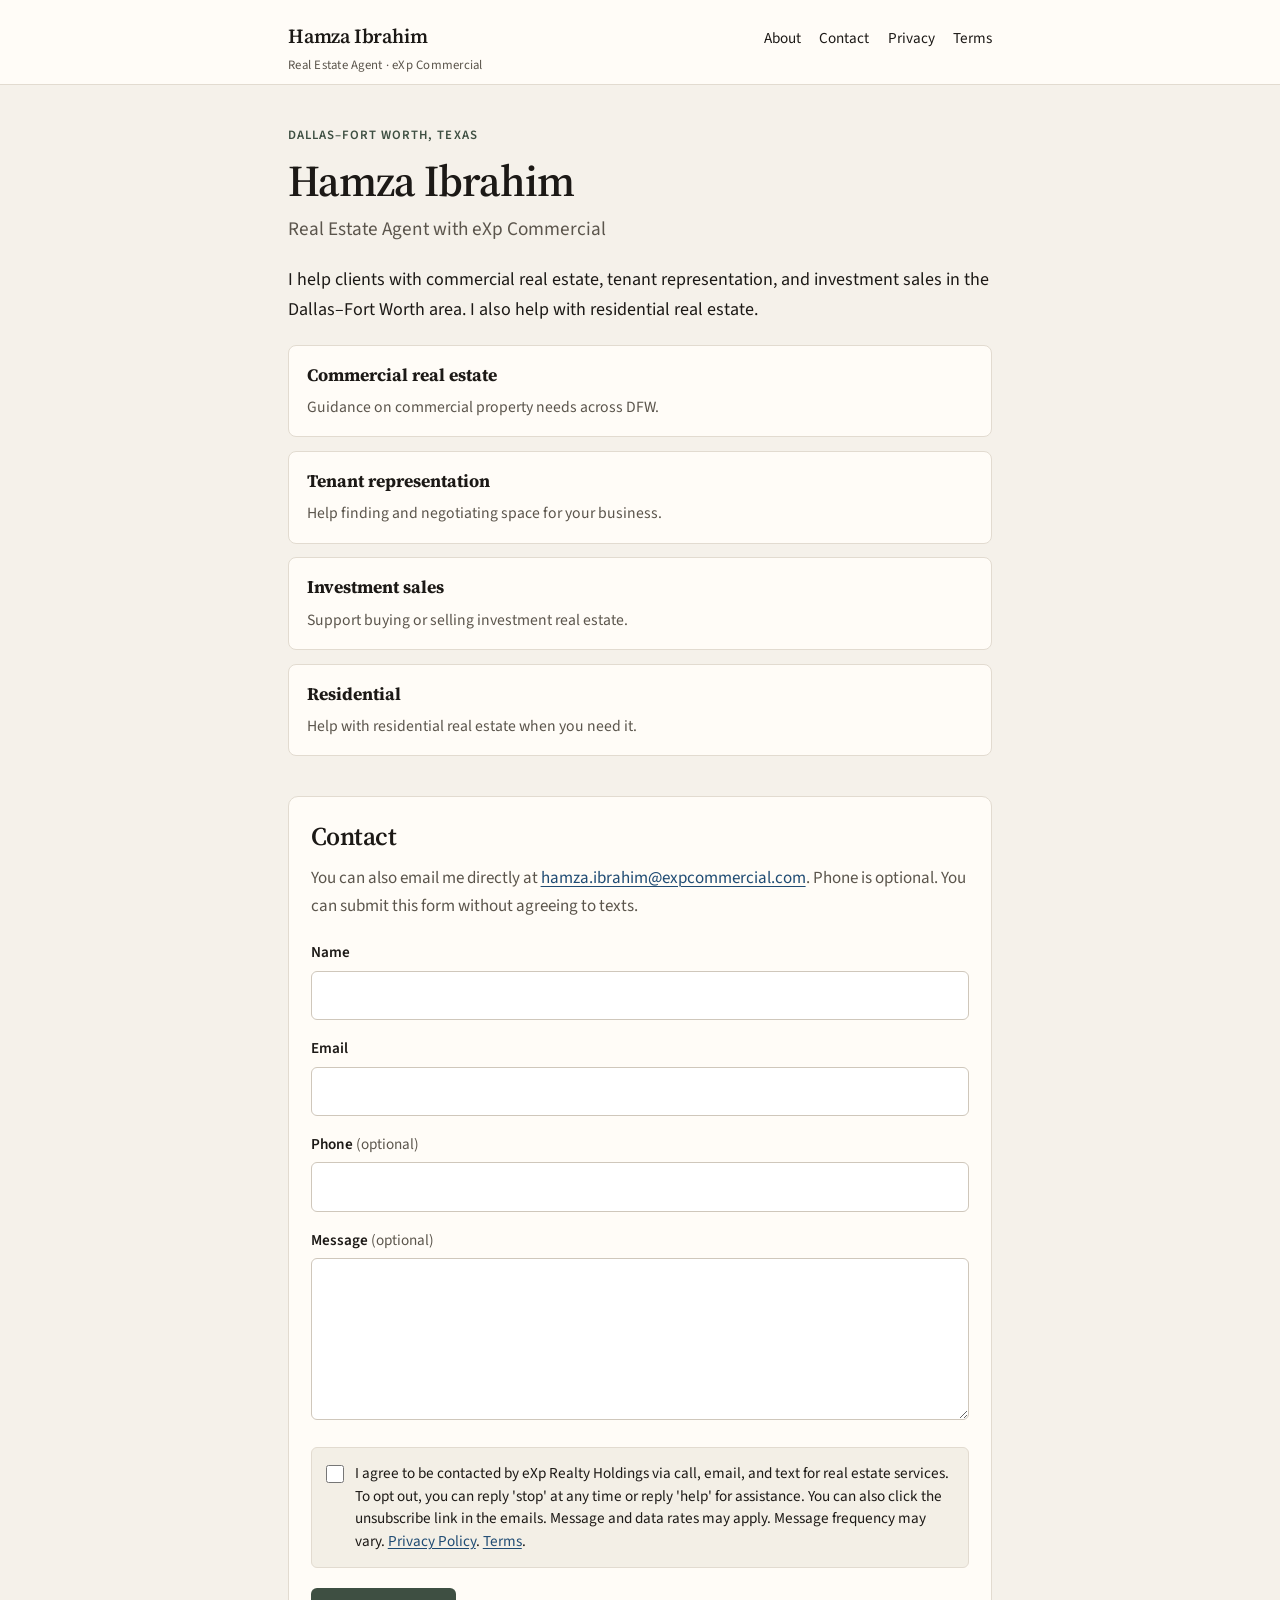
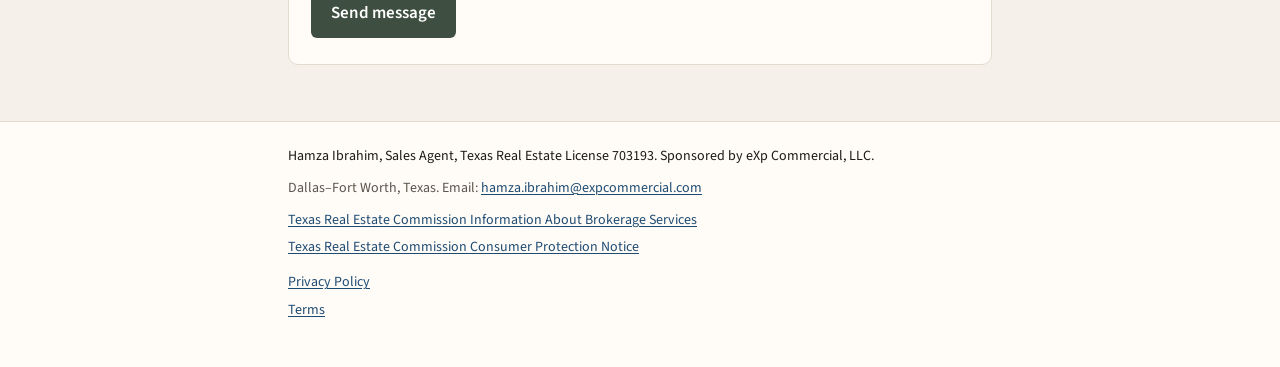
<file: index.html>
<!DOCTYPE html>
<html lang="en">
  <head>
    <meta charset="utf-8">
    <meta name="viewport" content="width=device-width, initial-scale=1">
    <title>Hamza Ibrahim | Real Estate Agent, eXp Commercial</title>
    <meta name="description" content="Hamza Ibrahim is a Texas real estate sales agent with eXp Commercial in the Dallas–Fort Worth area. Contact him for commercial real estate, tenant representation, investment sales, and residential help.">
    <link rel="preconnect" href="https://fonts.googleapis.com">
    <link rel="preconnect" href="https://fonts.gstatic.com" crossorigin>
    <link href="https://fonts.googleapis.com/css2?family=Source+Sans+3:ital,wght@0,400;0,600;1,400&family=Source+Serif+4:opsz,wght@8..60,600&display=swap" rel="stylesheet">
    <link rel="stylesheet" href="styles.css">
  </head>
  <body>
    <header class="site-header">
      <div class="wrap">
        <a class="brand" href="index.html">Hamza Ibrahim<span>Real Estate Agent · eXp Commercial</span></a>
        <nav aria-label="Primary">
          <a href="index.html#about">About</a>
          <a href="index.html#contact">Contact</a>
          <a href="privacy.html">Privacy</a>
          <a href="terms.html">Terms</a>
        </nav>
      </div>
    </header>
    <main>
      <section class="wrap" id="about">
        <p class="kicker">Dallas–Fort Worth, Texas</p>
        <h1>Hamza Ibrahim</h1>
        <p class="subhead">Real Estate Agent with eXp Commercial</p>
        <p class="lede">I help clients with commercial real estate, tenant representation, and investment sales in the Dallas–Fort Worth area. I also help with residential real estate.</p>
        <ul class="services">
          <li><strong>Commercial real estate</strong><span>Guidance on commercial property needs across DFW.</span></li>
          <li><strong>Tenant representation</strong><span>Help finding and negotiating space for your business.</span></li>
          <li><strong>Investment sales</strong><span>Support buying or selling investment real estate.</span></li>
          <li><strong>Residential</strong><span>Help with residential real estate when you need it.</span></li>
        </ul>
      </section>

      <section class="wrap" id="contact">
        <div class="contact-card">
          <h2>Contact</h2>
          <p class="direct-email">You can also email me directly at <a href="mailto:hamza.ibrahim@expcommercial.com">hamza.ibrahim@expcommercial.com</a>. Phone is optional. You can submit this form without agreeing to texts.</p>
          <form class="contact-form" action="https://formsubmit.co/hamza.ibrahim@expcommercial.com" method="POST">
            <input type="hidden" name="_subject" value="New website inquiry for Hamza Ibrahim">
            <input type="hidden" name="_template" value="table">
            <input type="hidden" name="_captcha" value="false">
            <input type="hidden" name="_next" value="https://rei-nationwide.github.io/hamza-ibrahim-realestate/thank-you.html">
            <div class="honey" aria-hidden="true">
              <label for="company_website">Leave blank</label>
              <input type="text" id="company_website" name="_honey" tabindex="-1" autocomplete="off">
            </div>

            <div class="form-row">
              <label class="field-label" for="name">Name</label>
              <input id="name" name="name" type="text" required autocomplete="name">
            </div>
            <div class="form-row">
              <label class="field-label" for="email">Email</label>
              <input id="email" name="email" type="email" required autocomplete="email">
            </div>
            <div class="form-row">
              <label class="field-label" for="phone">Phone <span class="optional">(optional)</span></label>
              <input id="phone" name="phone" type="tel" autocomplete="tel">
            </div>
            <div class="form-row">
              <label class="field-label" for="message">Message <span class="optional">(optional)</span></label>
              <textarea id="message" name="message" rows="5"></textarea>
            </div>

            <div class="consent">
              <input type="checkbox" id="sms_consent" name="sms_consent" value="Yes, I agree to be contacted by eXp Realty Holdings via call, email, and text">
              <label for="sms_consent">I agree to be contacted by eXp Realty Holdings via call, email, and text for real estate services. To opt out, you can reply 'stop' at any time or reply 'help' for assistance. You can also click the unsubscribe link in the emails. Message and data rates may apply. Message frequency may vary. <a href="privacy.html">Privacy Policy</a>. <a href="terms.html">Terms</a>.</label>
            </div>

            <button type="submit">Send message</button>
          </form>
        </div>
      </section>
    </main>
    <footer class="site-footer">
      <div class="wrap">
        <div>
          <p class="broker">Hamza Ibrahim, Sales Agent, Texas Real Estate License 703193. Sponsored by eXp Commercial, LLC.</p>
          <p>Dallas–Fort Worth, Texas. Email: <a href="mailto:hamza.ibrahim@expcommercial.com">hamza.ibrahim@expcommercial.com</a></p>
          <div class="trec-links">
            <a href="https://www.trec.texas.gov/forms/information-about-brokerage-services" target="_blank" rel="noopener noreferrer">Texas Real Estate Commission Information About Brokerage Services</a>
            <a href="https://www.trec.texas.gov/forms/consumer-protection-notice" target="_blank" rel="noopener noreferrer">Texas Real Estate Commission Consumer Protection Notice</a>
          </div>
          <nav class="legal-nav" aria-label="Legal">
            <a href="privacy.html">Privacy Policy</a>
            <a href="terms.html">Terms</a>
          </nav>
        </div>
      </div>
    </footer>
  </body>
</html>
</file>
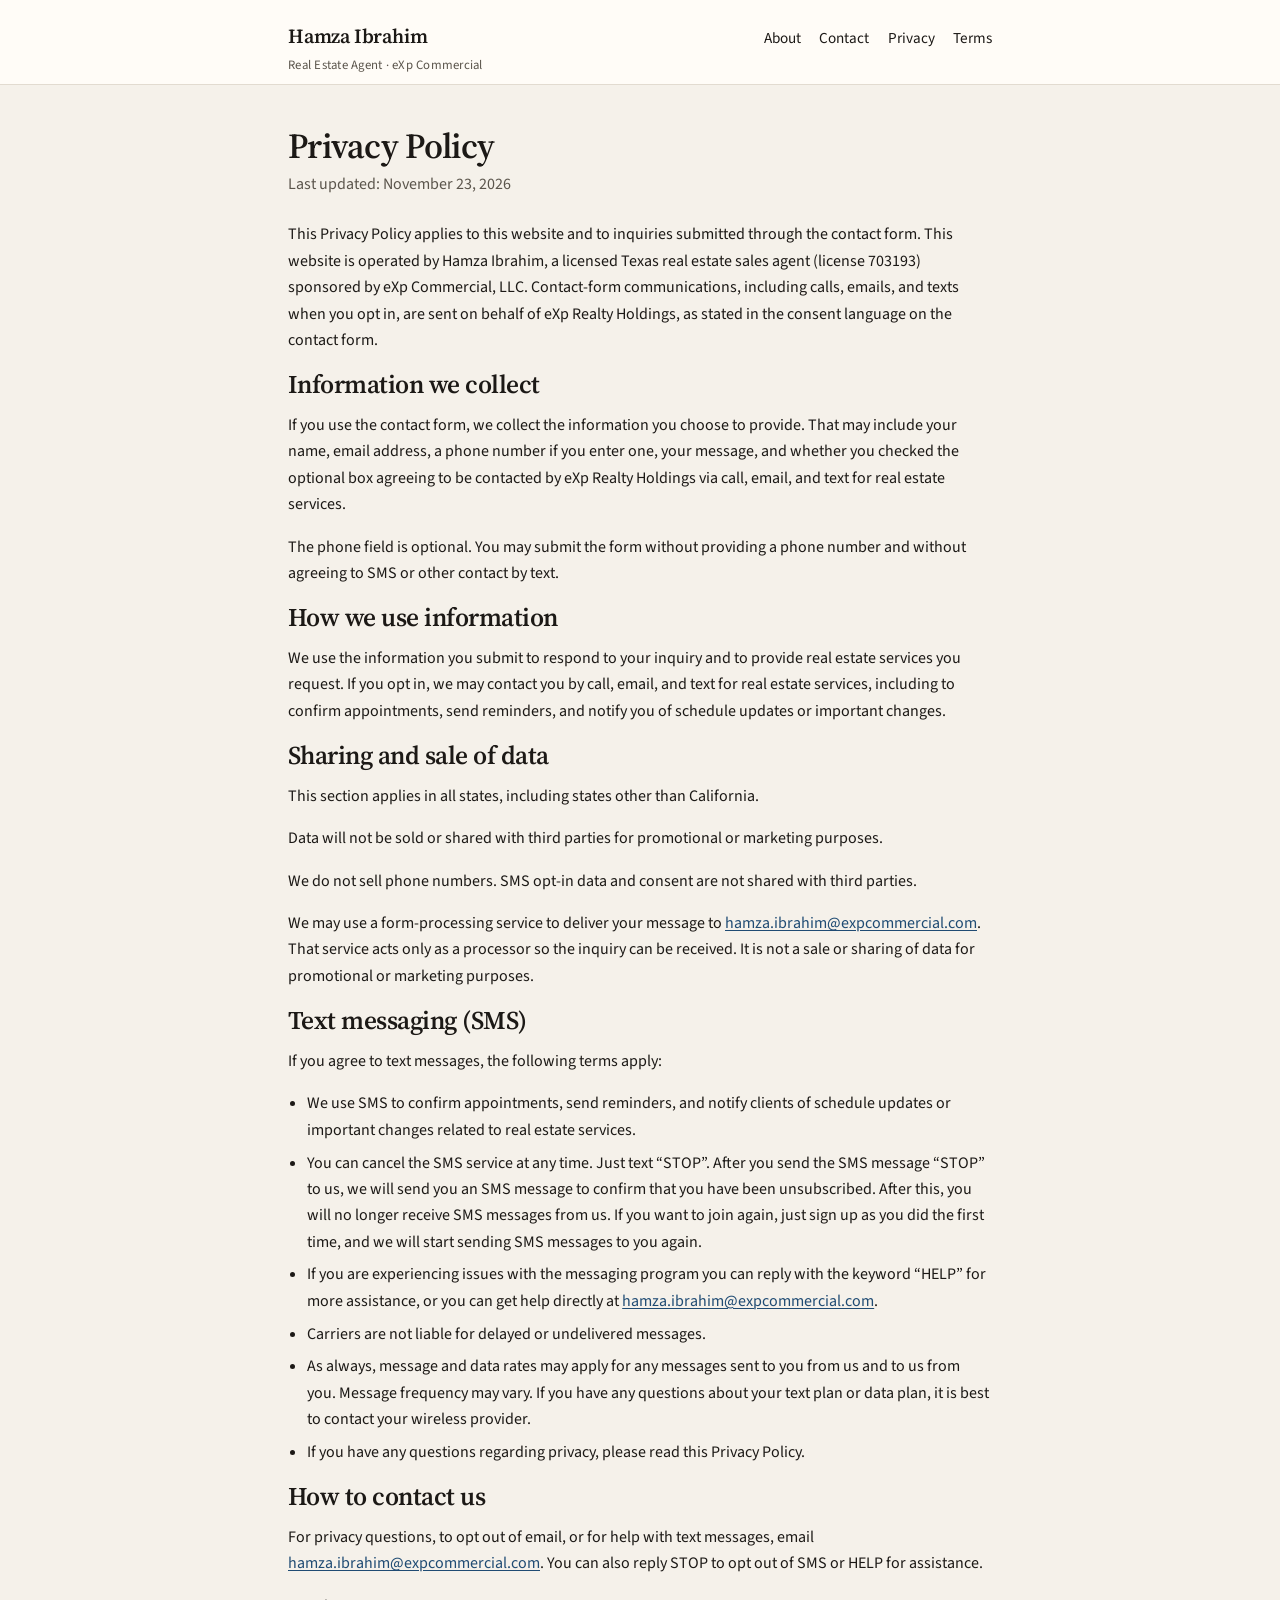
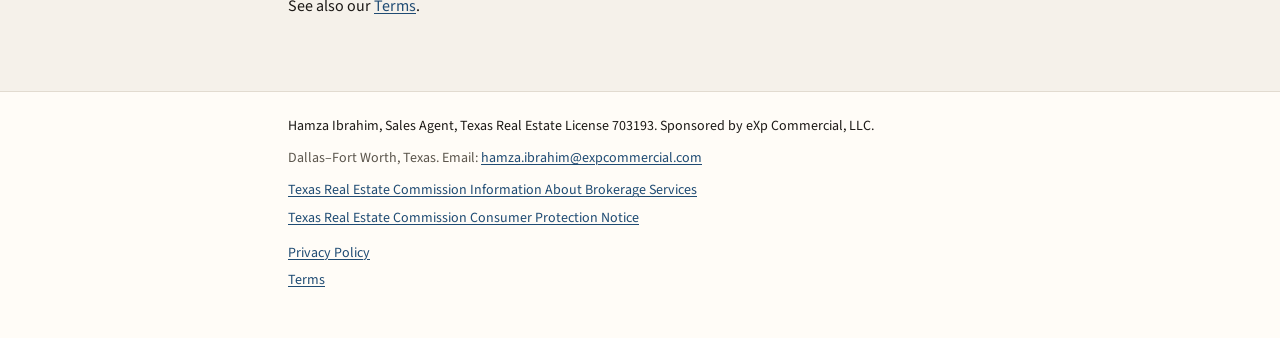
<file: privacy.html>
<!DOCTYPE html>
<html lang="en">
  <head>
    <meta charset="utf-8">
    <meta name="viewport" content="width=device-width, initial-scale=1">
    <title>Privacy Policy | Hamza Ibrahim</title>
    <meta name="description" content="Privacy Policy for Hamza Ibrahim’s real estate contact website, including SMS and email communications.">
    <link rel="preconnect" href="https://fonts.googleapis.com">
    <link rel="preconnect" href="https://fonts.gstatic.com" crossorigin>
    <link href="https://fonts.googleapis.com/css2?family=Source+Sans+3:ital,wght@0,400;0,600;1,400&family=Source+Serif+4:opsz,wght@8..60,600&display=swap" rel="stylesheet">
    <link rel="stylesheet" href="styles.css">
  </head>
  <body>
    <header class="site-header">
      <div class="wrap">
        <a class="brand" href="index.html">Hamza Ibrahim<span>Real Estate Agent · eXp Commercial</span></a>
        <nav aria-label="Primary">
          <a href="index.html#about">About</a>
          <a href="index.html#contact">Contact</a>
          <a href="privacy.html">Privacy</a>
          <a href="terms.html">Terms</a>
        </nav>
      </div>
    </header>
    <main class="wrap legal-page">
      <h1>Privacy Policy</h1>
      <p class="updated">Last updated: November 23, 2026</p>

      <p>This Privacy Policy applies to this website and to inquiries submitted through the contact form. This website is operated by Hamza Ibrahim, a licensed Texas real estate sales agent (license 703193) sponsored by eXp Commercial, LLC. Contact-form communications, including calls, emails, and texts when you opt in, are sent on behalf of eXp Realty Holdings, as stated in the consent language on the contact form.</p>

      <h2>Information we collect</h2>
      <p>If you use the contact form, we collect the information you choose to provide. That may include your name, email address, a phone number if you enter one, your message, and whether you checked the optional box agreeing to be contacted by eXp Realty Holdings via call, email, and text for real estate services.</p>
      <p>The phone field is optional. You may submit the form without providing a phone number and without agreeing to SMS or other contact by text.</p>

      <h2>How we use information</h2>
      <p>We use the information you submit to respond to your inquiry and to provide real estate services you request. If you opt in, we may contact you by call, email, and text for real estate services, including to confirm appointments, send reminders, and notify you of schedule updates or important changes.</p>

      <h2>Sharing and sale of data</h2>
      <p>This section applies in all states, including states other than California.</p>
      <p>Data will not be sold or shared with third parties for promotional or marketing purposes.</p>
      <p>We do not sell phone numbers. SMS opt-in data and consent are not shared with third parties.</p>
      <p>We may use a form-processing service to deliver your message to <a href="mailto:hamza.ibrahim@expcommercial.com">hamza.ibrahim@expcommercial.com</a>. That service acts only as a processor so the inquiry can be received. It is not a sale or sharing of data for promotional or marketing purposes.</p>

      <h2>Text messaging (SMS)</h2>
      <p>If you agree to text messages, the following terms apply:</p>
      <ul>
        <li>We use SMS to confirm appointments, send reminders, and notify clients of schedule updates or important changes related to real estate services.</li>
        <li>You can cancel the SMS service at any time. Just text “STOP”. After you send the SMS message “STOP” to us, we will send you an SMS message to confirm that you have been unsubscribed. After this, you will no longer receive SMS messages from us. If you want to join again, just sign up as you did the first time, and we will start sending SMS messages to you again.</li>
        <li>If you are experiencing issues with the messaging program you can reply with the keyword “HELP” for more assistance, or you can get help directly at <a href="mailto:hamza.ibrahim@expcommercial.com">hamza.ibrahim@expcommercial.com</a>.</li>
        <li>Carriers are not liable for delayed or undelivered messages.</li>
        <li>As always, message and data rates may apply for any messages sent to you from us and to us from you. Message frequency may vary. If you have any questions about your text plan or data plan, it is best to contact your wireless provider.</li>
        <li>If you have any questions regarding privacy, please read this Privacy Policy.</li>
      </ul>

      <h2>How to contact us</h2>
      <p>For privacy questions, to opt out of email, or for help with text messages, email <a href="mailto:hamza.ibrahim@expcommercial.com">hamza.ibrahim@expcommercial.com</a>. You can also reply STOP to opt out of SMS or HELP for assistance.</p>
      <p>See also our <a href="terms.html">Terms</a>.</p>
    </main>
    <footer class="site-footer">
      <div class="wrap">
        <div>
          <p class="broker">Hamza Ibrahim, Sales Agent, Texas Real Estate License 703193. Sponsored by eXp Commercial, LLC.</p>
          <p>Dallas–Fort Worth, Texas. Email: <a href="mailto:hamza.ibrahim@expcommercial.com">hamza.ibrahim@expcommercial.com</a></p>
          <div class="trec-links">
            <a href="https://www.trec.texas.gov/forms/information-about-brokerage-services" target="_blank" rel="noopener noreferrer">Texas Real Estate Commission Information About Brokerage Services</a>
            <a href="https://www.trec.texas.gov/forms/consumer-protection-notice" target="_blank" rel="noopener noreferrer">Texas Real Estate Commission Consumer Protection Notice</a>
          </div>
          <nav class="legal-nav" aria-label="Legal">
            <a href="privacy.html">Privacy Policy</a>
            <a href="terms.html">Terms</a>
          </nav>
        </div>
      </div>
    </footer>
  </body>
</html>
</file>
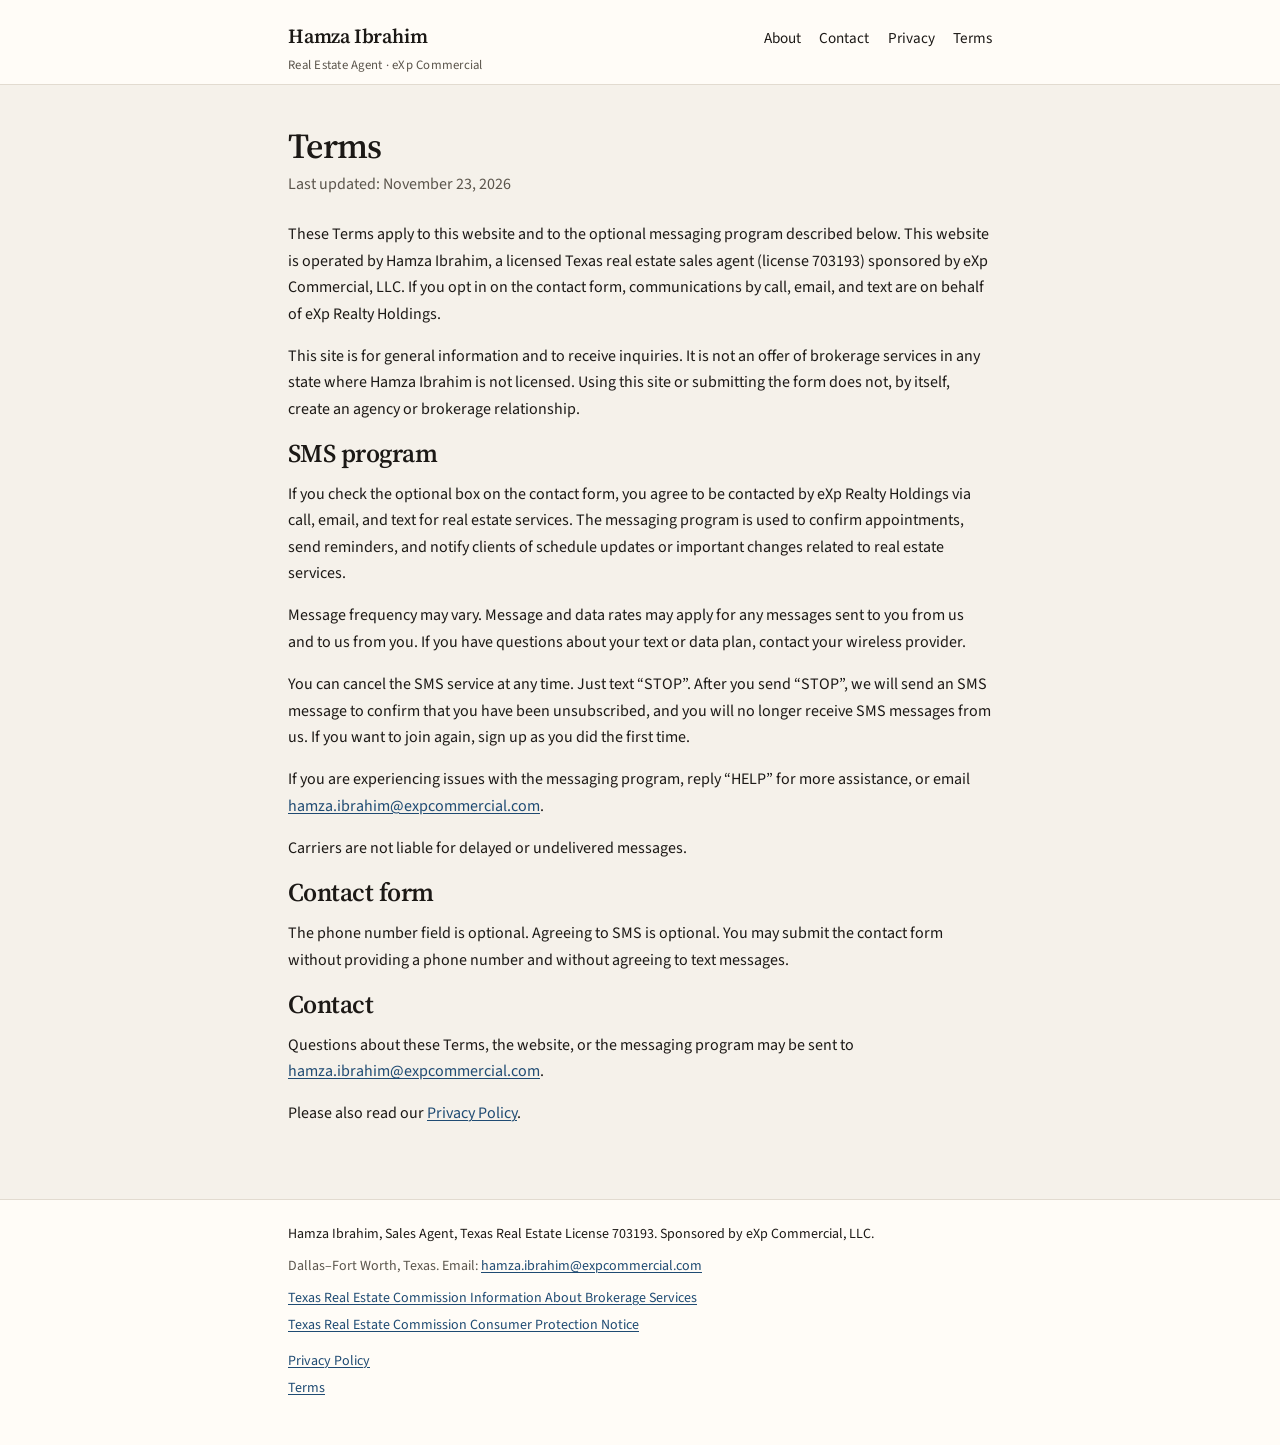
<file: terms.html>
<!DOCTYPE html>
<html lang="en">
  <head>
    <meta charset="utf-8">
    <meta name="viewport" content="width=device-width, initial-scale=1">
    <title>Terms | Hamza Ibrahim</title>
    <meta name="description" content="Website and SMS terms for contacting Hamza Ibrahim, a real estate agent with eXp Commercial.">
    <link rel="preconnect" href="https://fonts.googleapis.com">
    <link rel="preconnect" href="https://fonts.gstatic.com" crossorigin>
    <link href="https://fonts.googleapis.com/css2?family=Source+Sans+3:ital,wght@0,400;0,600;1,400&family=Source+Serif+4:opsz,wght@8..60,600&display=swap" rel="stylesheet">
    <link rel="stylesheet" href="styles.css">
  </head>
  <body>
    <header class="site-header">
      <div class="wrap">
        <a class="brand" href="index.html">Hamza Ibrahim<span>Real Estate Agent · eXp Commercial</span></a>
        <nav aria-label="Primary">
          <a href="index.html#about">About</a>
          <a href="index.html#contact">Contact</a>
          <a href="privacy.html">Privacy</a>
          <a href="terms.html">Terms</a>
        </nav>
      </div>
    </header>
    <main class="wrap legal-page">
      <h1>Terms</h1>
      <p class="updated">Last updated: November 23, 2026</p>

      <p>These Terms apply to this website and to the optional messaging program described below. This website is operated by Hamza Ibrahim, a licensed Texas real estate sales agent (license 703193) sponsored by eXp Commercial, LLC. If you opt in on the contact form, communications by call, email, and text are on behalf of eXp Realty Holdings.</p>
      <p>This site is for general information and to receive inquiries. It is not an offer of brokerage services in any state where Hamza Ibrahim is not licensed. Using this site or submitting the form does not, by itself, create an agency or brokerage relationship.</p>

      <h2>SMS program</h2>
      <p>If you check the optional box on the contact form, you agree to be contacted by eXp Realty Holdings via call, email, and text for real estate services. The messaging program is used to confirm appointments, send reminders, and notify clients of schedule updates or important changes related to real estate services.</p>
      <p>Message frequency may vary. Message and data rates may apply for any messages sent to you from us and to us from you. If you have questions about your text or data plan, contact your wireless provider.</p>
      <p>You can cancel the SMS service at any time. Just text “STOP”. After you send “STOP”, we will send an SMS message to confirm that you have been unsubscribed, and you will no longer receive SMS messages from us. If you want to join again, sign up as you did the first time.</p>
      <p>If you are experiencing issues with the messaging program, reply “HELP” for more assistance, or email <a href="mailto:hamza.ibrahim@expcommercial.com">hamza.ibrahim@expcommercial.com</a>.</p>
      <p>Carriers are not liable for delayed or undelivered messages.</p>

      <h2>Contact form</h2>
      <p>The phone number field is optional. Agreeing to SMS is optional. You may submit the contact form without providing a phone number and without agreeing to text messages.</p>

      <h2>Contact</h2>
      <p>Questions about these Terms, the website, or the messaging program may be sent to <a href="mailto:hamza.ibrahim@expcommercial.com">hamza.ibrahim@expcommercial.com</a>.</p>
      <p>Please also read our <a href="privacy.html">Privacy Policy</a>.</p>
    </main>
    <footer class="site-footer">
      <div class="wrap">
        <div>
          <p class="broker">Hamza Ibrahim, Sales Agent, Texas Real Estate License 703193. Sponsored by eXp Commercial, LLC.</p>
          <p>Dallas–Fort Worth, Texas. Email: <a href="mailto:hamza.ibrahim@expcommercial.com">hamza.ibrahim@expcommercial.com</a></p>
          <div class="trec-links">
            <a href="https://www.trec.texas.gov/forms/information-about-brokerage-services" target="_blank" rel="noopener noreferrer">Texas Real Estate Commission Information About Brokerage Services</a>
            <a href="https://www.trec.texas.gov/forms/consumer-protection-notice" target="_blank" rel="noopener noreferrer">Texas Real Estate Commission Consumer Protection Notice</a>
          </div>
          <nav class="legal-nav" aria-label="Legal">
            <a href="privacy.html">Privacy Policy</a>
            <a href="terms.html">Terms</a>
          </nav>
        </div>
      </div>
    </footer>
  </body>
</html>
</file>
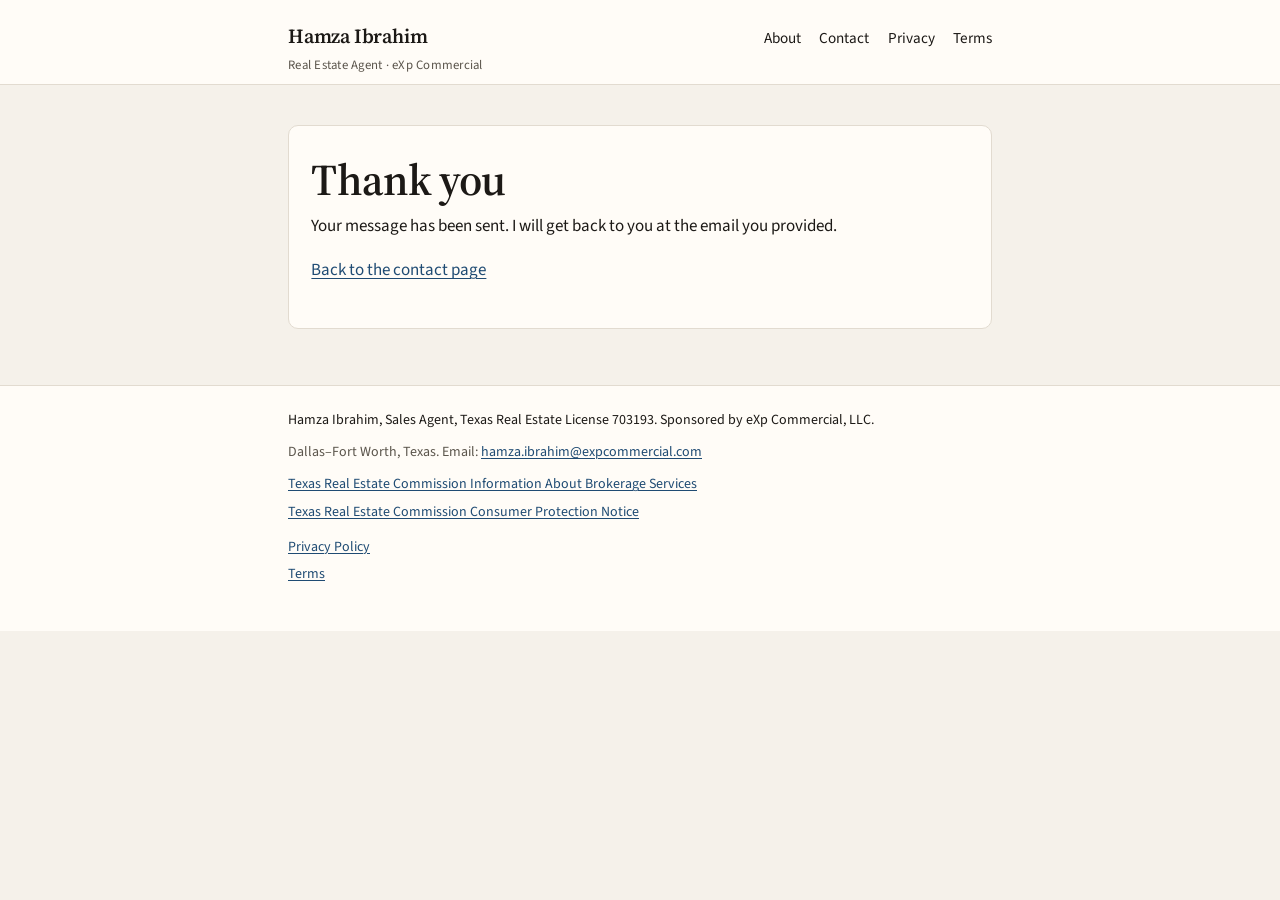
<file: thank-you.html>
<!DOCTYPE html>
<html lang="en">
  <head>
    <meta charset="utf-8">
    <meta name="viewport" content="width=device-width, initial-scale=1">
    <title>Message sent | Hamza Ibrahim</title>
    <meta name="description" content="Thank you for contacting Hamza Ibrahim.">
    <link rel="preconnect" href="https://fonts.googleapis.com">
    <link rel="preconnect" href="https://fonts.gstatic.com" crossorigin>
    <link href="https://fonts.googleapis.com/css2?family=Source+Sans+3:ital,wght@0,400;0,600;1,400&family=Source+Serif+4:opsz,wght@8..60,600&display=swap" rel="stylesheet">
    <link rel="stylesheet" href="styles.css">
  </head>
  <body>
    <header class="site-header">
      <div class="wrap">
        <a class="brand" href="index.html">Hamza Ibrahim<span>Real Estate Agent · eXp Commercial</span></a>
        <nav aria-label="Primary">
          <a href="index.html#about">About</a>
          <a href="index.html#contact">Contact</a>
          <a href="privacy.html">Privacy</a>
          <a href="terms.html">Terms</a>
        </nav>
      </div>
    </header>
    <main class="wrap">
      <div class="thanks">
        <h1>Thank you</h1>
        <p>Your message has been sent. I will get back to you at the email you provided.</p>
        <p><a href="index.html">Back to the contact page</a></p>
      </div>
    </main>
    <footer class="site-footer">
      <div class="wrap">
        <div>
          <p class="broker">Hamza Ibrahim, Sales Agent, Texas Real Estate License 703193. Sponsored by eXp Commercial, LLC.</p>
          <p>Dallas–Fort Worth, Texas. Email: <a href="mailto:hamza.ibrahim@expcommercial.com">hamza.ibrahim@expcommercial.com</a></p>
          <div class="trec-links">
            <a href="https://www.trec.texas.gov/forms/information-about-brokerage-services" target="_blank" rel="noopener noreferrer">Texas Real Estate Commission Information About Brokerage Services</a>
            <a href="https://www.trec.texas.gov/forms/consumer-protection-notice" target="_blank" rel="noopener noreferrer">Texas Real Estate Commission Consumer Protection Notice</a>
          </div>
          <nav class="legal-nav" aria-label="Legal">
            <a href="privacy.html">Privacy Policy</a>
            <a href="terms.html">Terms</a>
          </nav>
        </div>
      </div>
    </footer>
  </body>
</html>
</file>
<file: styles.css>
/* Hamza Ibrahim — real estate contact site */
:root {
  --ink: #1c1916;
  --muted: #5b554c;
  --paper: #f5f1ea;
  --card: #fffcf7;
  --line: #e2dbd0;
  --accent: #3e4f42;
  --accent-hover: #2d3b31;
  --link: #1f4b73;
  --link-hover: #16385a;
  --focus: #8a5a2b;
  --error: #8b2e2e;
  --max: 42rem;
  --sans: "Source Sans 3", "Segoe UI", "Helvetica Neue", Arial, sans-serif;
  --serif: "Source Serif 4", Georgia, "Times New Roman", serif;
}

*, *::before, *::after { box-sizing: border-box; }
html { scroll-behavior: smooth; }
body {
  margin: 0;
  background: var(--paper);
  color: var(--ink);
  font-family: var(--sans);
  font-size: 1.0625rem;
  line-height: 1.65;
  -webkit-font-smoothing: antialiased;
}
img, svg { max-width: 100%; }
a {
  color: var(--link);
  text-decoration-thickness: 1px;
  text-underline-offset: 0.15em;
}
a:hover { color: var(--link-hover); }
a:focus-visible, button:focus-visible, input:focus-visible, textarea:focus-visible {
  outline: 2px solid var(--focus);
  outline-offset: 2px;
}

.wrap {
  width: min(100% - 2rem, 44rem);
  margin-inline: auto;
}

.site-header {
  padding: 1.25rem 0 0.5rem;
  border-bottom: 1px solid var(--line);
  background: var(--card);
}
.site-header .wrap, .site-footer .wrap {
  display: flex;
  flex-wrap: wrap;
  align-items: baseline;
  justify-content: space-between;
  gap: 0.75rem 1.5rem;
}
.brand {
  font-family: var(--serif);
  font-size: 1.25rem;
  font-weight: 600;
  color: var(--ink);
  text-decoration: none;
  letter-spacing: -0.01em;
}
.brand:hover { color: var(--ink); }
.brand span {
  display: block;
  font-family: var(--sans);
  font-size: 0.8rem;
  font-weight: 400;
  color: var(--muted);
  letter-spacing: 0.02em;
  margin-top: 0.1rem;
}
nav[aria-label="Primary"] {
  display: flex;
  gap: 1.15rem;
  font-size: 0.95rem;
}
nav[aria-label="Primary"] a { color: var(--ink); text-decoration: none; }
nav[aria-label="Primary"] a:hover { color: var(--link); text-decoration: underline; }

main { padding: 2.5rem 0 3.5rem; }

.kicker {
  font-size: 0.8rem;
  letter-spacing: 0.08em;
  text-transform: uppercase;
  color: var(--accent);
  font-weight: 600;
  margin: 0 0 0.6rem;
}
h1, h2, h3 { font-family: var(--serif); font-weight: 600; letter-spacing: -0.02em; line-height: 1.2; }
h1 { font-size: clamp(2rem, 5vw, 2.75rem); margin: 0 0 0.35rem; }
h2 { font-size: 1.6rem; margin: 0 0 0.75rem; }
h3 { font-size: 1.15rem; margin: 1.5rem 0 0.4rem; }
.subhead {
  font-size: 1.2rem;
  color: var(--muted);
  margin: 0 0 1.25rem;
}
.lede { font-size: 1.125rem; margin: 0 0 1.25rem; }
p { margin: 0 0 1rem; }
.legal-page p, .legal-page li { font-size: 1rem; }

.services {
  list-style: none;
  padding: 0;
  margin: 0 0 2.5rem;
  display: grid;
  gap: 0.85rem;
}
.services li {
  background: var(--card);
  border: 1px solid var(--line);
  border-radius: 8px;
  padding: 0.95rem 1.1rem;
}
.services strong { display: block; font-family: var(--serif); font-size: 1.1rem; margin-bottom: 0.2rem; }
.services span { color: var(--muted); font-size: 0.98rem; }

.contact-card {
  background: var(--card);
  border: 1px solid var(--line);
  border-radius: 10px;
  padding: 1.5rem 1.35rem 1.6rem;
}
.direct-email { margin: 0 0 1.25rem; color: var(--muted); }

.form-row { margin-bottom: 1rem; }
label.field-label {
  display: block;
  font-weight: 600;
  font-size: 0.95rem;
  margin-bottom: 0.35rem;
}
.optional { font-weight: 400; color: var(--muted); }
input[type="text"], input[type="email"], input[type="tel"], textarea {
  width: 100%;
  font: inherit;
  color: var(--ink);
  background: #fff;
  border: 1px solid #cfc7bb;
  border-radius: 6px;
  padding: 0.6rem 0.7rem;
}
textarea { min-height: 7.5rem; resize: vertical; }

.consent {
  display: flex;
  align-items: flex-start;
  gap: 0.65rem;
  margin: 1.15rem 0 1.25rem;
  padding: 0.85rem 0.9rem;
  background: #f3efe6;
  border: 1px solid var(--line);
  border-radius: 6px;
}
.consent input[type="checkbox"] {
  flex: 0 0 auto;
  width: 1.15rem;
  height: 1.15rem;
  margin: 0.2rem 0 0;
  accent-color: var(--accent);
}
.consent label {
  font-size: 0.95rem;
  line-height: 1.5;
  margin: 0;
}

button[type="submit"] {
  appearance: none;
  border: 0;
  background: var(--accent);
  color: #fff;
  font: inherit;
  font-weight: 600;
  padding: 0.7rem 1.25rem;
  border-radius: 6px;
  cursor: pointer;
}
button[type="submit"]:hover { background: var(--accent-hover); }

.honey { position: absolute; left: -9999px; height: 0; width: 0; overflow: hidden; }

.site-footer {
  border-top: 1px solid var(--line);
  background: var(--card);
  padding: 1.5rem 0 2rem;
  font-size: 0.875rem; /* 14px ≈ 10.5pt, above TREC's 10-point minimum */
  line-height: 1.55;
  color: var(--muted);
}
.site-footer p { margin: 0 0 0.65rem; }
.trec-links, .legal-nav {
  display: flex;
  flex-direction: column;
  gap: 0.35rem;
  margin: 0 0 0.85rem;
}
.trec-links a, .legal-nav a { color: var(--link); }
.site-footer .broker { color: var(--ink); }

.thanks {
  background: var(--card);
  border: 1px solid var(--line);
  border-radius: 10px;
  padding: 1.75rem 1.4rem;
}
.legal-page h1 { font-size: clamp(1.7rem, 4vw, 2.2rem); margin-bottom: 0.25rem; }
.updated { color: var(--muted); font-size: 0.95rem; margin-bottom: 1.5rem; }
.legal-page ul { padding-left: 1.2rem; margin: 0 0 1rem; }
.legal-page li { margin-bottom: 0.4rem; }

@media (max-width: 40rem) {
  .site-header .wrap { flex-direction: column; align-items: flex-start; }
  nav[aria-label="Primary"] { gap: 0.9rem; }
}
</file>
